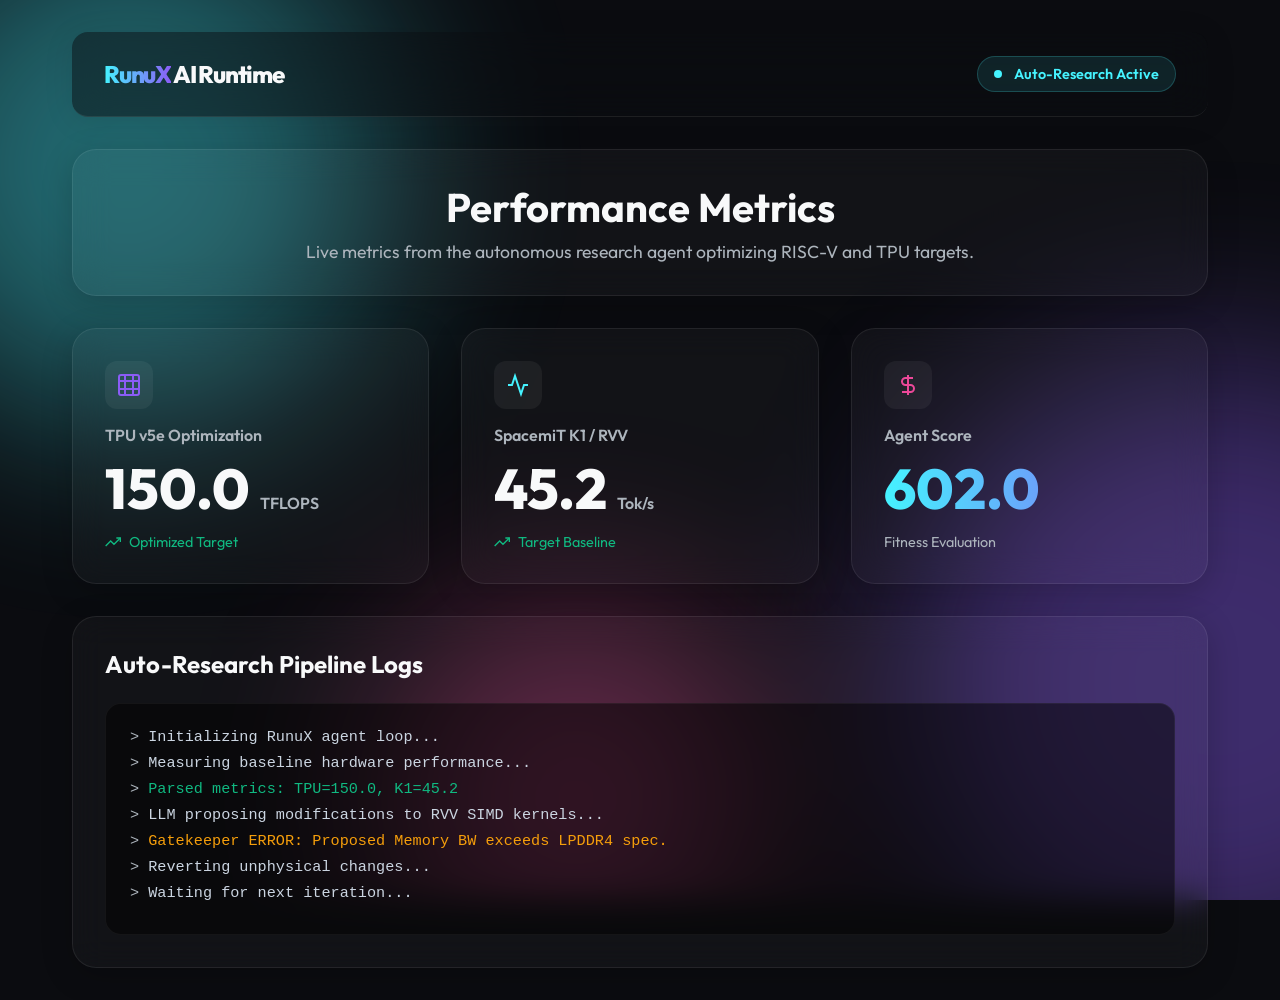
<file: ui/index.html>
<!DOCTYPE html>
<html lang="en">
<head>
    <meta charset="UTF-8">
    <meta name="viewport" content="width=device-width, initial-scale=1.0">
    <title>RunuX AI Processing</title>
    <link rel="stylesheet" href="style.css">
    <link href="https://fonts.googleapis.com/css2?family=Outfit:wght@300;400;600;800&display=swap" rel="stylesheet">
</head>
<body>
    <div class="background-orbs">
        <div class="orb orb-1"></div>
        <div class="orb orb-2"></div>
        <div class="orb orb-3"></div>
    </div>

    <div class="app-container">
        <header class="glass-header">
            <div class="logo">
                <span class="gradient-text">RunuX</span> AI Runtime
            </div>
            <div class="status-indicator">
                <div class="pulse-dot"></div>
                <span>Auto-Research Active</span>
            </div>
        </header>

        <main class="dashboard">
            <section class="card glass-panel hero-panel">
                <h1>Performance Metrics</h1>
                <p>Live metrics from the autonomous research agent optimizing RISC-V and TPU targets.</p>
            </section>

            <div class="metrics-grid">
                <div class="card glass-panel metric-card">
                    <div class="metric-icon tpu-icon">
                        <svg width="24" height="24" viewBox="0 0 24 24" fill="none" stroke="currentColor" stroke-width="2"><rect x="2" y="2" width="20" height="20" rx="2" ry="2"></rect><line x1="8" y1="2" x2="8" y2="22"></line><line x1="16" y1="2" x2="16" y2="22"></line><line x1="2" y1="8" x2="22" y2="8"></line><line x1="2" y1="16" x2="22" y2="16"></line></svg>
                    </div>
                    <h2>TPU v5e Optimization</h2>
                    <div class="metric-value" id="tpu-flops">150.0 <span class="unit">TFLOPS</span></div>
                    <div class="metric-trend positive">
                        <svg width="16" height="16" viewBox="0 0 24 24" fill="none" stroke="currentColor" stroke-width="2"><polyline points="23 6 13.5 15.5 8.5 10.5 1 18"></polyline><polyline points="17 6 23 6 23 12"></polyline></svg>
                        Optimized Target
                    </div>
                </div>

                <div class="card glass-panel metric-card">
                    <div class="metric-icon risc-icon">
                        <svg width="24" height="24" viewBox="0 0 24 24" fill="none" stroke="currentColor" stroke-width="2"><polyline points="22 12 18 12 15 21 9 3 6 12 2 12"></polyline></svg>
                    </div>
                    <h2>SpacemiT K1 / RVV</h2>
                    <div class="metric-value" id="k1-tps">45.2 <span class="unit">Tok/s</span></div>
                    <div class="metric-trend positive">
                        <svg width="16" height="16" viewBox="0 0 24 24" fill="none" stroke="currentColor" stroke-width="2"><polyline points="23 6 13.5 15.5 8.5 10.5 1 18"></polyline><polyline points="17 6 23 6 23 12"></polyline></svg>
                        Target Baseline
                    </div>
                </div>
                
                <div class="card glass-panel metric-card">
                    <div class="metric-icon agent-icon">
                        <svg width="24" height="24" viewBox="0 0 24 24" fill="none" stroke="currentColor" stroke-width="2"><path d="M12 2v20M17 5H9.5a3.5 3.5 0 0 0 0 7h5a3.5 3.5 0 0 1 0 7H6"></path></svg>
                    </div>
                    <h2>Agent Score</h2>
                    <div class="metric-value gradient-text" id="agent-score">602.0</div>
                    <div class="metric-trend">Fitness Evaluation</div>
                </div>
            </div>

            <section class="card glass-panel log-panel">
                <h2>Auto-Research Pipeline Logs</h2>
                <div class="terminal" id="terminal-logs">
                    <div class="log-line">Initializing RunuX agent loop...</div>
                    <div class="log-line">Measuring baseline hardware performance...</div>
                    <div class="log-line success">Parsed metrics: TPU=150.0, K1=45.2</div>
                    <div class="log-line">LLM proposing modifications to RVV SIMD kernels...</div>
                    <div class="log-line warning">Gatekeeper ERROR: Proposed Memory BW exceeds LPDDR4 spec.</div>
                    <div class="log-line">Reverting unphysical changes...</div>
                    <div class="log-line">Waiting for next iteration...</div>
                </div>
            </section>
        </main>
    </div>
    <script src="script.js"></script>
</body>
</html>
</file>
<file: ui/style.css>
:root {
    --bg-color: #0b0c10;
    --panel-bg: rgba(255, 255, 255, 0.03);
    --panel-border: rgba(255, 255, 255, 0.08);
    --text-main: #f8f9fa;
    --text-muted: #adb5bd;
    --accent-1: #45f3ff;
    --accent-2: #8b5cf6;
    --accent-3: #ec4899;
    --success: #10b981;
    --warning: #f59e0b;
    --font-main: 'Outfit', sans-serif;
}

* {
    box-sizing: border-box;
    margin: 0;
    padding: 0;
}

body {
    background-color: var(--bg-color);
    color: var(--text-main);
    font-family: var(--font-main);
    min-height: 100vh;
    overflow-x: hidden;
    position: relative;
}

/* Dynamic Animated Background Orbs */
.background-orbs {
    position: fixed;
    top: 0; left: 0; width: 100vw; height: 100vh;
    overflow: hidden;
    z-index: -1;
    pointer-events: none;
}

.orb {
    position: absolute;
    border-radius: 50%;
    filter: blur(100px);
    opacity: 0.4;
    animation: float 20s infinite ease-in-out alternate;
}

.orb-1 { width: 40vw; height: 40vw; background: var(--accent-1); top: -10%; left: -10%; }
.orb-2 { width: 50vw; height: 50vw; background: var(--accent-2); top: 40%; right: -20%; animation-delay: -5s; }
.orb-3 { width: 30vw; height: 30vw; background: var(--accent-3); bottom: -10%; left: 30%; animation-delay: -10s; }

@keyframes float {
    0% { transform: translate(0, 0) scale(1); }
    100% { transform: translate(10vw, -10vh) scale(1.1); }
}

.app-container {
    max-width: 1200px;
    margin: 0 auto;
    padding: 2rem;
}

/* Glassmorphism Classes */
.glass-header {
    background: rgba(11, 12, 16, 0.5);
    backdrop-filter: blur(20px);
    -webkit-backdrop-filter: blur(20px);
    border-bottom: 1px solid var(--panel-border);
    padding: 1.5rem 2rem;
    border-radius: 1rem;
    display: flex;
    justify-content: space-between;
    align-items: center;
    margin-bottom: 2rem;
    box-shadow: 0 4px 30px rgba(0, 0, 0, 0.1);
}

.glass-panel {
    background: var(--panel-bg);
    backdrop-filter: blur(16px);
    -webkit-backdrop-filter: blur(16px);
    border: 1px solid var(--panel-border);
    border-radius: 1.5rem;
    padding: 2rem;
    box-shadow: 0 8px 32px rgba(0, 0, 0, 0.2);
    transition: transform 0.3s ease, border-color 0.3s ease;
}

.glass-panel:hover {
    transform: translateY(-2px);
    border-color: rgba(255, 255, 255, 0.15);
}

/* Typography & Utils */
.logo {
    font-size: 1.5rem;
    font-weight: 800;
    letter-spacing: -0.05em;
}

.gradient-text {
    background: linear-gradient(90deg, var(--accent-1), var(--accent-2));
    -webkit-background-clip: text;
    -webkit-text-fill-color: transparent;
}

.status-indicator {
    display: flex;
    align-items: center;
    gap: 0.75rem;
    font-weight: 600;
    font-size: 0.9rem;
    color: var(--accent-1);
    background: rgba(69, 243, 255, 0.1);
    padding: 0.5rem 1rem;
    border-radius: 2rem;
    border: 1px solid rgba(69, 243, 255, 0.2);
}

.pulse-dot {
    width: 8px;
    height: 8px;
    background: var(--accent-1);
    border-radius: 50%;
    animation: pulse 2s infinite;
}

@keyframes pulse {
    0% { box-shadow: 0 0 0 0 rgba(69, 243, 255, 0.7); }
    70% { box-shadow: 0 0 0 10px rgba(69, 243, 255, 0); }
    100% { box-shadow: 0 0 0 0 rgba(69, 243, 255, 0); }
}

/* Layout */
.dashboard {
    display: flex;
    flex-direction: column;
    gap: 2rem;
}

.hero-panel {
    text-align: center;
}

.hero-panel h1 {
    font-size: 2.5rem;
    margin-bottom: 0.5rem;
}

.hero-panel p {
    color: var(--text-muted);
    font-size: 1.1rem;
}

.metrics-grid {
    display: grid;
    grid-template-columns: repeat(auto-fit, minmax(300px, 1fr));
    gap: 2rem;
}

/* Metric Cards */
.metric-card {
    display: flex;
    flex-direction: column;
    gap: 1rem;
    position: relative;
    overflow: hidden;
}

.metric-card::before {
    content: '';
    position: absolute;
    top: 0; left: 0; width: 100%; height: 4px;
    background: linear-gradient(90deg, var(--accent-1), var(--accent-2));
    opacity: 0;
    transition: opacity 0.3s ease;
}

.metric-card:hover::before {
    opacity: 1;
}

.metric-icon {
    width: 48px; height: 48px;
    border-radius: 12px;
    display: flex; align-items: center; justify-content: center;
    background: rgba(255, 255, 255, 0.05);
}

.tpu-icon { color: var(--accent-2); }
.risc-icon { color: var(--accent-1); }
.agent-icon { color: var(--accent-3); }

.metric-card h2 {
    font-size: 1rem;
    color: var(--text-muted);
    font-weight: 600;
}

.metric-value {
    font-size: 3.5rem;
    font-weight: 800;
    line-height: 1;
}

.unit {
    font-size: 1rem;
    font-weight: 600;
    color: var(--text-muted);
}

.metric-trend {
    display: flex;
    align-items: center;
    gap: 0.5rem;
    font-size: 0.9rem;
    color: var(--text-muted);
    margin-top: auto;
}

.metric-trend.positive { color: var(--success); }

/* Terminal Logs */
.log-panel {
    display: flex;
    flex-direction: column;
    gap: 1.5rem;
}

.terminal {
    background: rgba(0, 0, 0, 0.5);
    border-radius: 1rem;
    padding: 1.5rem;
    font-family: 'Courier New', Courier, monospace;
    font-size: 0.95rem;
    color: #cbd5e1;
    overflow-y: auto;
    max-height: 300px;
    border: 1px solid rgba(255, 255, 255, 0.05);
}

.log-line { margin-bottom: 0.5rem; }
.log-line::before { content: '> '; color: var(--text-muted); }
.log-line.success { color: var(--success); }
.log-line.warning { color: var(--warning); }
</file>
